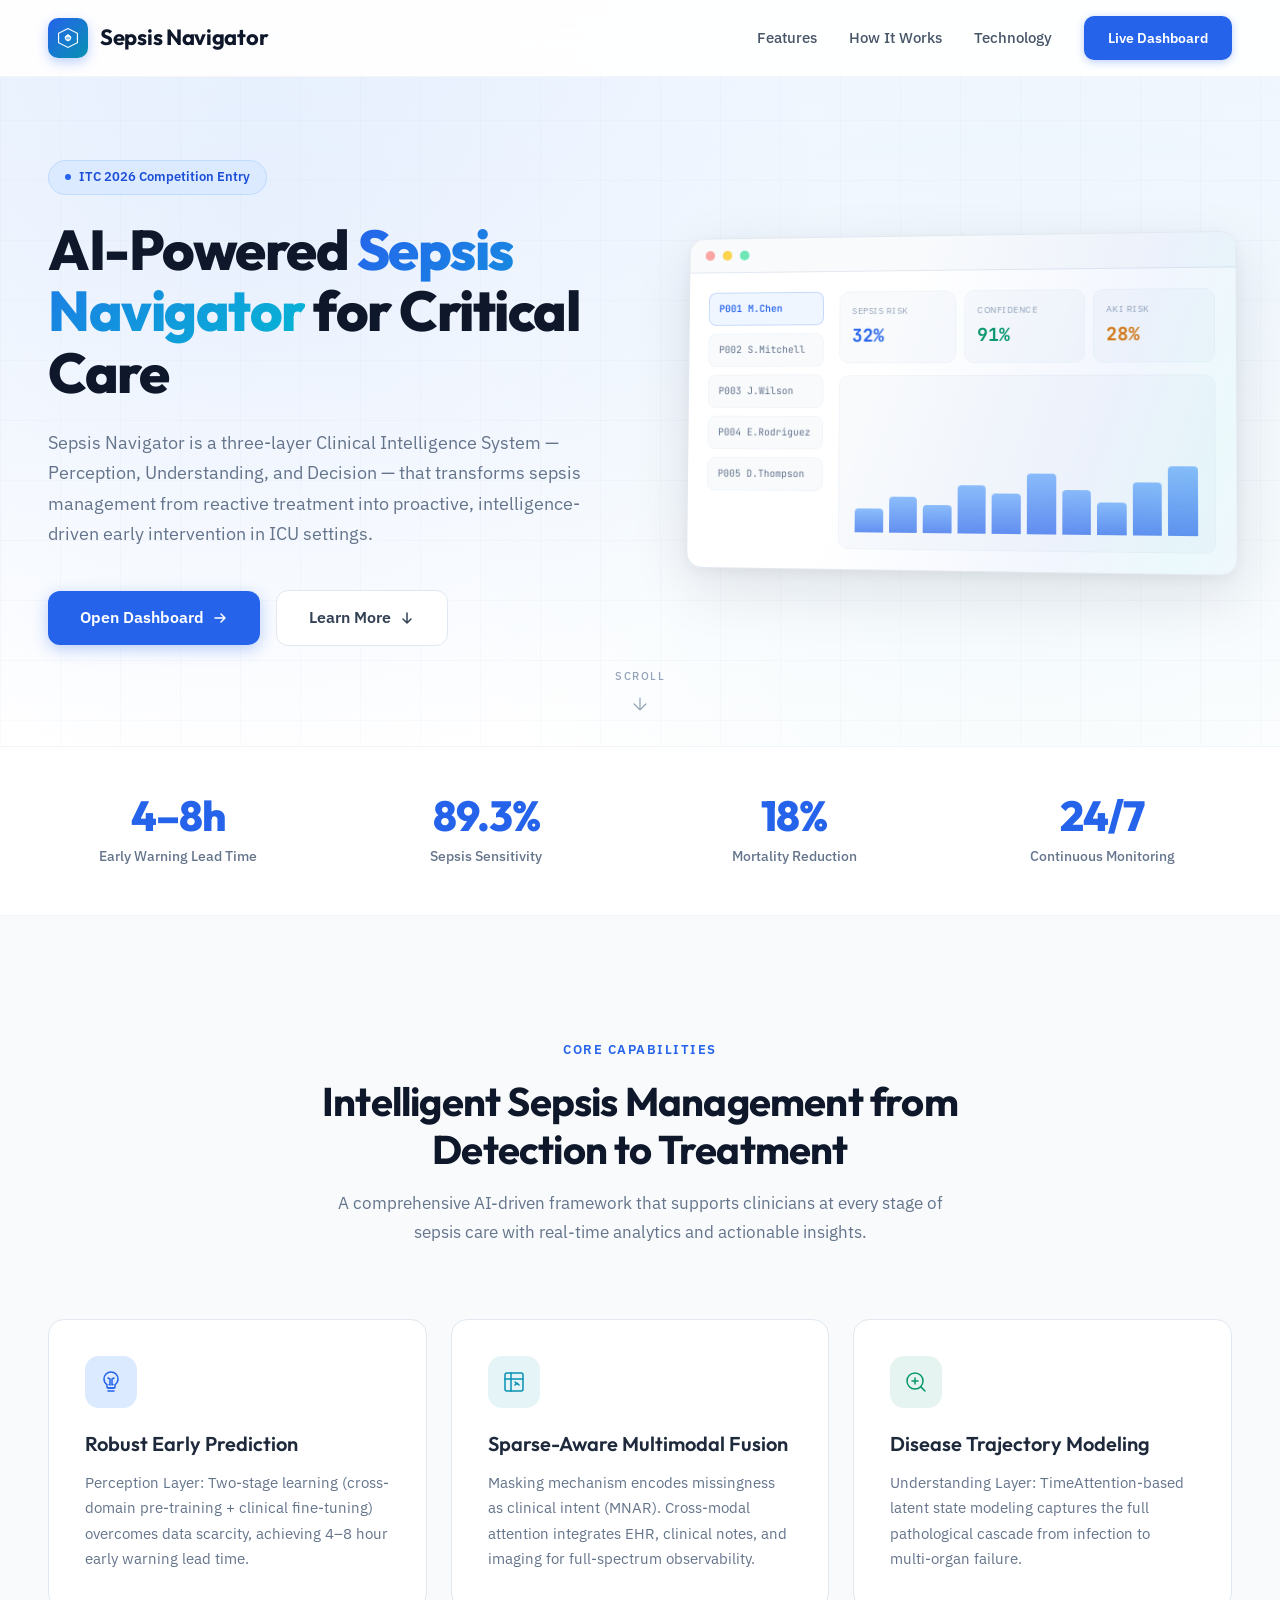
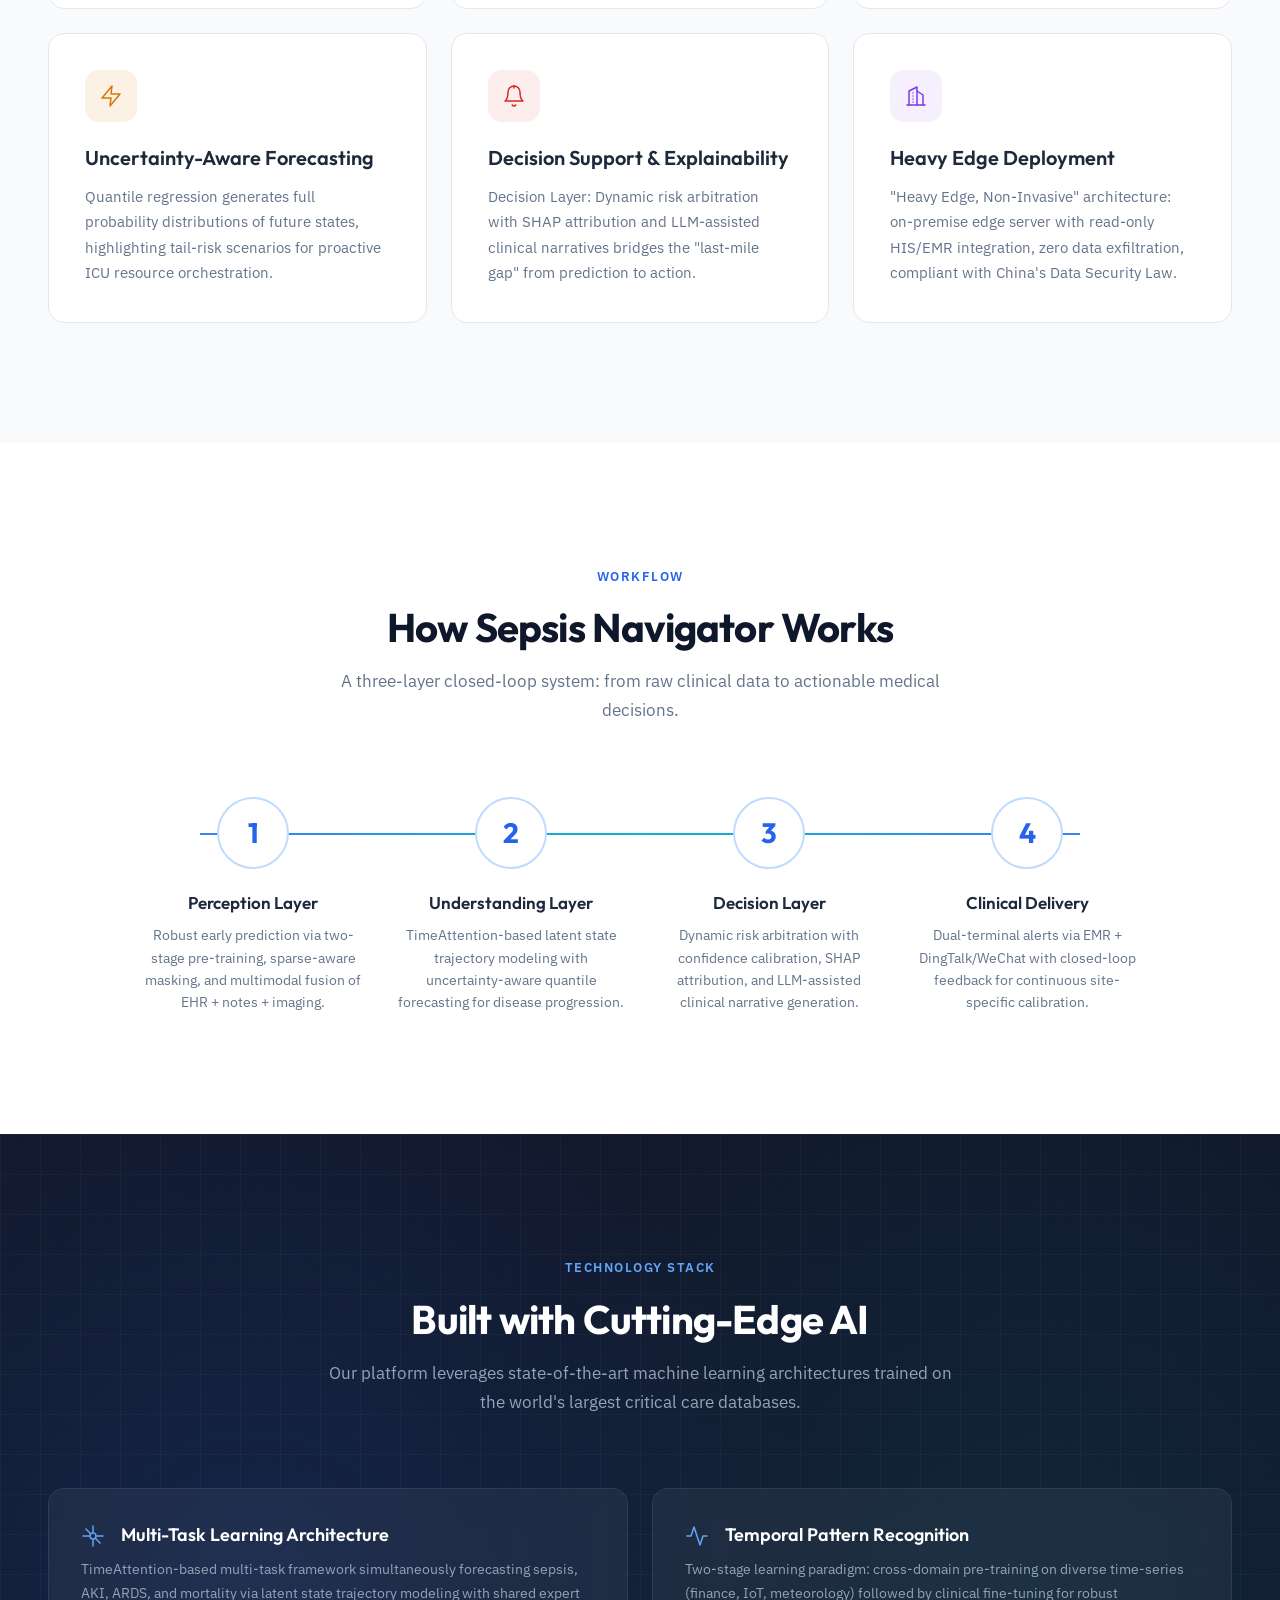
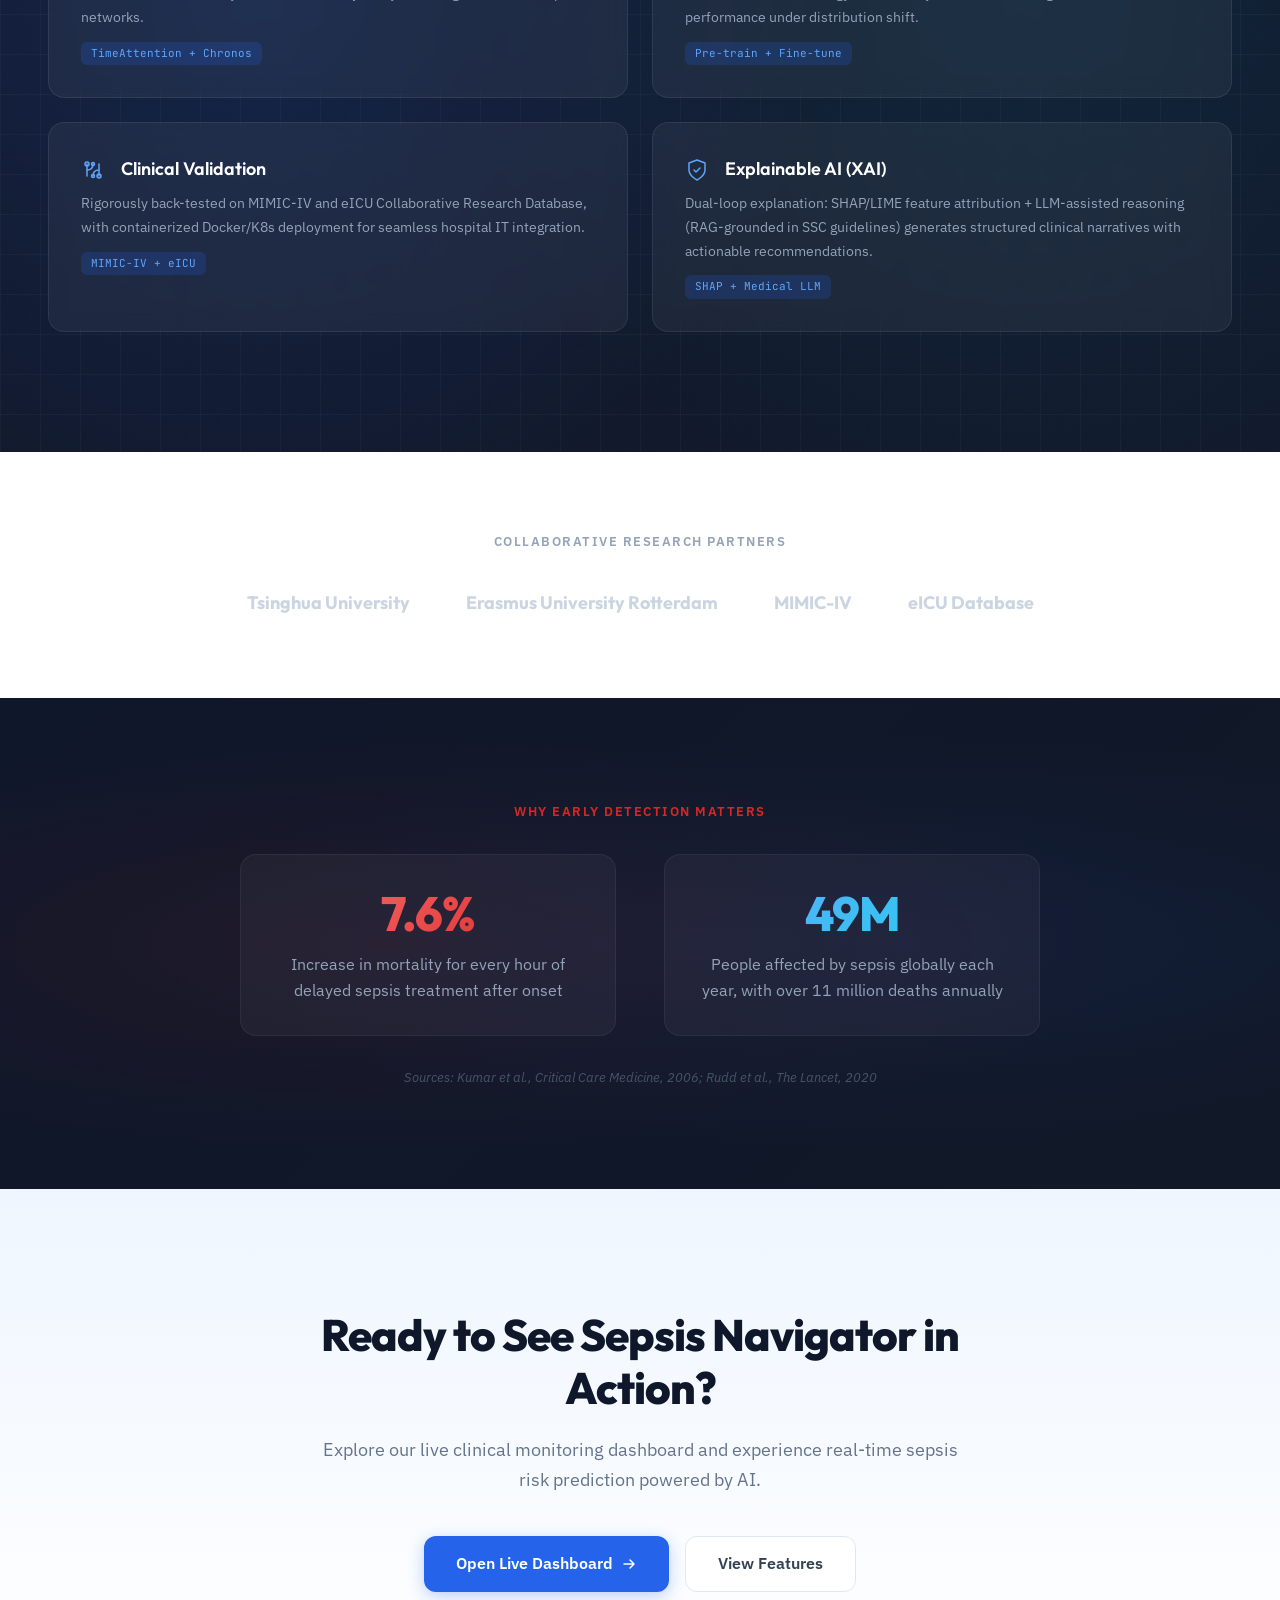
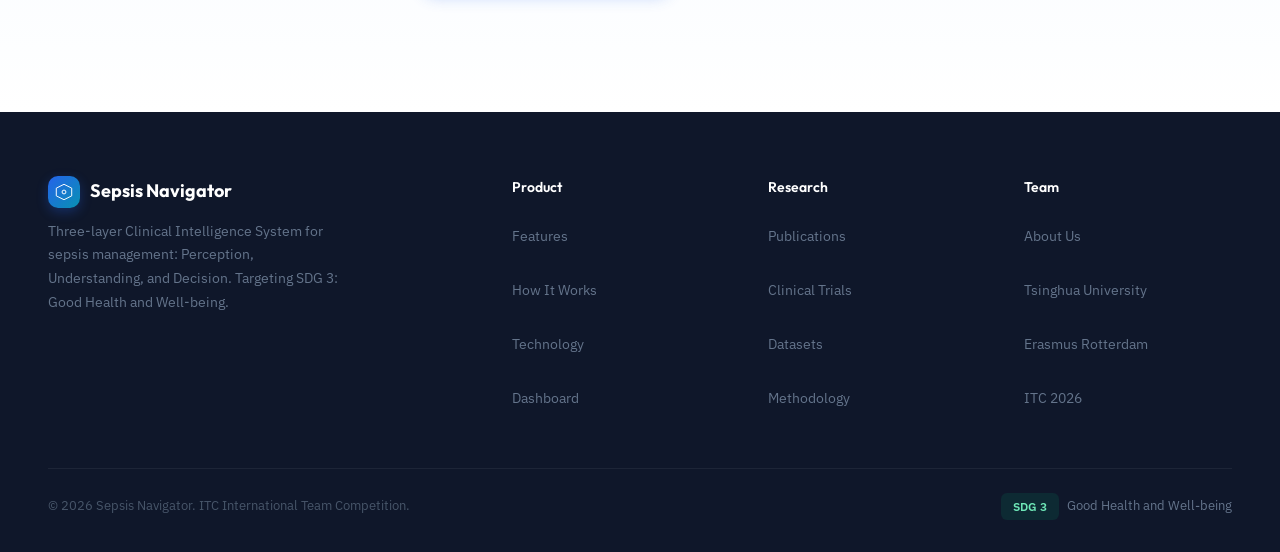
<file: templates/landing.html>
<!DOCTYPE html>
<html lang="en">
<head>
    <meta charset="UTF-8">
    <meta name="viewport" content="width=device-width, initial-scale=1.0">
    <title>Sepsis Navigator | AI-Powered Clinical Intelligence System</title>
    <link rel="icon" type="image/svg+xml" href="data:image/svg+xml,%3Csvg xmlns='http://www.w3.org/2000/svg' viewBox='0 0 28 28'%3E%3Cpath d='M14 2L2 8V20L14 26L26 20V8L14 2Z' stroke='%232563EB' stroke-width='1.5' fill='none'/%3E%3Ccircle cx='14' cy='14' r='3' stroke='%232563EB' stroke-width='1.5' fill='none'/%3E%3C/svg%3E">
    <meta property="og:title" content="Sepsis Navigator | Clinical Intelligence System">
    <meta property="og:description" content="Three-layer AI system for early sepsis detection: Perception, Understanding, Decision. 4-8h early warning.">
    <meta property="og:type" content="website">
    <meta name="description" content="Sepsis Navigator: AI-powered three-layer clinical intelligence system for early sepsis detection and management in ICU settings.">
    <link rel="preconnect" href="https://fonts.googleapis.com">
    <link rel="preconnect" href="https://fonts.gstatic.com" crossorigin>
    <link href="https://fonts.googleapis.com/css2?family=Outfit:wght@300;400;500;600;700;800&family=IBM+Plex+Sans:wght@400;500;600&family=JetBrains+Mono:wght@400;500;600&display=swap" rel="stylesheet">
    <style>
        /* ============================================
           Sepsis Navigator Landing Page - Production Build
           ============================================ */

        :root {
            --font-display: 'Outfit', sans-serif;
            --font-body: 'IBM Plex Sans', sans-serif;
            --font-mono: 'JetBrains Mono', monospace;

            --blue-50: #EFF6FF;
            --blue-100: #DBEAFE;
            --blue-200: #BFDBFE;
            --blue-300: #93C5FD;
            --blue-400: #60A5FA;
            --blue-500: #3B82F6;
            --blue-600: #2563EB;
            --blue-700: #1D4ED8;
            --blue-900: #1E3A5F;

            --cyan-400: #22D3EE;
            --cyan-500: #06B6D4;
            --cyan-600: #0891B2;

            --slate-50: #F8FAFC;
            --slate-100: #F1F5F9;
            --slate-200: #E2E8F0;
            --slate-300: #CBD5E1;
            --slate-400: #94A3B8;
            --slate-500: #64748B;
            --slate-600: #475569;
            --slate-700: #334155;
            --slate-800: #1E293B;
            --slate-900: #0F172A;

            --success: #059669;
            --warning: #D97706;
            --danger: #DC2626;
        }

        * { margin: 0; padding: 0; box-sizing: border-box; }

        html { scroll-behavior: smooth; }

        body {
            font-family: var(--font-body);
            color: var(--slate-800);
            line-height: 1.6;
            background: #FFFFFF;
            -webkit-font-smoothing: antialiased;
            overflow-x: hidden;
        }

        /* ---- Navigation ---- */
        .nav {
            position: fixed;
            top: 0;
            left: 0;
            right: 0;
            z-index: 100;
            padding: 16px 48px;
            display: flex;
            align-items: center;
            justify-content: space-between;
            background: rgba(255, 255, 255, 0.92);
            backdrop-filter: blur(20px);
            -webkit-backdrop-filter: blur(20px);
            border-bottom: 1px solid rgba(148, 163, 184, 0.1);
            transition: all 0.3s ease;
        }

        .nav.scrolled {
            padding: 12px 48px;
            box-shadow: 0 2px 20px rgba(15, 23, 42, 0.06);
        }

        .nav-brand {
            display: flex;
            align-items: center;
            gap: 12px;
            text-decoration: none;
        }

        .nav-logo {
            width: 40px;
            height: 40px;
            background: linear-gradient(135deg, var(--blue-600), var(--cyan-600));
            border-radius: 10px;
            display: flex;
            align-items: center;
            justify-content: center;
            color: white;
            box-shadow: 0 4px 12px rgba(37, 99, 235, 0.3);
        }

        .nav-title {
            font-family: var(--font-display);
            font-size: 22px;
            font-weight: 700;
            color: var(--slate-900);
            letter-spacing: -0.3px;
        }

        /* Hamburger menu (CSS-only) */
        .nav-toggle {
            display: none;
            position: absolute;
            opacity: 0;
            width: 0;
            height: 0;
        }

        .nav-toggle-label {
            display: none;
            cursor: pointer;
            width: 44px;
            height: 44px;
            align-items: center;
            justify-content: center;
            border-radius: 8px;
            position: relative;
            z-index: 110;
            -webkit-tap-highlight-color: transparent;
        }

        .hamburger-icon,
        .hamburger-icon::before,
        .hamburger-icon::after {
            display: block;
            width: 22px;
            height: 2px;
            background: var(--slate-700);
            border-radius: 2px;
            transition: all 0.3s ease;
        }

        .hamburger-icon {
            position: relative;
        }

        .hamburger-icon::before,
        .hamburger-icon::after {
            content: '';
            position: absolute;
            left: 0;
        }

        .hamburger-icon::before { top: -7px; }
        .hamburger-icon::after { top: 7px; }

        .nav-toggle:checked ~ .nav-toggle-label .hamburger-icon {
            background: transparent;
        }

        .nav-toggle:checked ~ .nav-toggle-label .hamburger-icon::before {
            top: 0;
            transform: rotate(45deg);
        }

        .nav-toggle:checked ~ .nav-toggle-label .hamburger-icon::after {
            top: 0;
            transform: rotate(-45deg);
        }

        .nav-links {
            display: flex;
            align-items: center;
            gap: 32px;
        }

        .nav-link {
            font-size: 15px;
            font-weight: 500;
            color: var(--slate-600);
            text-decoration: none;
            transition: color 0.2s;
            position: relative;
            padding: 4px 0;
        }

        .nav-link:hover { color: var(--blue-600); }

        .nav-link::after {
            content: '';
            position: absolute;
            bottom: -4px;
            left: 0;
            width: 0;
            height: 2px;
            background: var(--blue-600);
            transition: width 0.2s;
        }

        .nav-link:hover::after { width: 100%; }

        .nav-cta {
            padding: 10px 24px;
            background: var(--blue-600);
            color: white;
            font-size: 14px;
            font-weight: 600;
            border: none;
            border-radius: 10px;
            cursor: pointer;
            text-decoration: none;
            transition: all 0.2s;
            box-shadow: 0 2px 8px rgba(37, 99, 235, 0.3);
            min-height: 44px;
            display: inline-flex;
            align-items: center;
            justify-content: center;
        }

        .nav-cta:hover {
            background: var(--blue-700);
            transform: translateY(-1px);
            box-shadow: 0 4px 16px rgba(37, 99, 235, 0.35);
        }

        /* ---- Hero Section ---- */
        .hero {
            padding: 160px 48px 100px;
            position: relative;
            overflow: hidden;
            background: linear-gradient(180deg, var(--blue-50) 0%, #FFFFFF 100%);
        }

        .hero-bg-pattern {
            position: absolute;
            inset: 0;
            background-image:
                radial-gradient(circle at 20% 30%, rgba(37, 99, 235, 0.06) 0%, transparent 50%),
                radial-gradient(circle at 80% 70%, rgba(8, 145, 178, 0.04) 0%, transparent 50%);
            pointer-events: none;
        }

        .hero-grid {
            position: absolute;
            inset: 0;
            background-image:
                linear-gradient(rgba(148, 163, 184, 0.05) 1px, transparent 1px),
                linear-gradient(90deg, rgba(148, 163, 184, 0.05) 1px, transparent 1px);
            background-size: 60px 60px;
            pointer-events: none;
        }

        /* Floating particles */
        .hero-particles {
            position: absolute;
            inset: 0;
            pointer-events: none;
            overflow: hidden;
        }

        .particle {
            position: absolute;
            border-radius: 50%;
            opacity: 0;
            animation: particleFloat linear infinite;
        }

        .particle:nth-child(1) {
            width: 8px; height: 8px;
            background: rgba(37, 99, 235, 0.15);
            left: 10%; top: 20%;
            animation-duration: 8s;
            animation-delay: 0s;
        }
        .particle:nth-child(2) {
            width: 12px; height: 12px;
            background: rgba(6, 182, 212, 0.12);
            left: 25%; top: 60%;
            animation-duration: 10s;
            animation-delay: 1s;
        }
        .particle:nth-child(3) {
            width: 6px; height: 6px;
            background: rgba(37, 99, 235, 0.18);
            left: 50%; top: 30%;
            animation-duration: 7s;
            animation-delay: 2s;
        }
        .particle:nth-child(4) {
            width: 10px; height: 10px;
            background: rgba(6, 182, 212, 0.1);
            left: 70%; top: 70%;
            animation-duration: 9s;
            animation-delay: 0.5s;
        }
        .particle:nth-child(5) {
            width: 7px; height: 7px;
            background: rgba(37, 99, 235, 0.12);
            left: 85%; top: 15%;
            animation-duration: 11s;
            animation-delay: 3s;
        }
        .particle:nth-child(6) {
            width: 14px; height: 14px;
            background: rgba(6, 182, 212, 0.08);
            left: 40%; top: 80%;
            animation-duration: 12s;
            animation-delay: 1.5s;
        }
        .particle:nth-child(7) {
            width: 5px; height: 5px;
            background: rgba(37, 99, 235, 0.2);
            left: 65%; top: 45%;
            animation-duration: 8.5s;
            animation-delay: 4s;
        }
        .particle:nth-child(8) {
            width: 9px; height: 9px;
            background: rgba(6, 182, 212, 0.14);
            left: 15%; top: 85%;
            animation-duration: 10.5s;
            animation-delay: 2.5s;
        }

        @keyframes particleFloat {
            0% {
                opacity: 0;
                transform: translateY(0) translateX(0) scale(0.5);
            }
            10% {
                opacity: 1;
            }
            90% {
                opacity: 1;
            }
            100% {
                opacity: 0;
                transform: translateY(-120px) translateX(40px) scale(1.2);
            }
        }

        .hero-content {
            max-width: 1200px;
            margin: 0 auto;
            position: relative;
            z-index: 1;
            display: grid;
            grid-template-columns: 1fr 1fr;
            gap: 80px;
            align-items: center;
        }

        .hero-text { max-width: 560px; }

        .hero-badge {
            display: inline-flex;
            align-items: center;
            gap: 8px;
            padding: 6px 16px;
            background: var(--blue-100);
            border: 1px solid var(--blue-200);
            border-radius: 100px;
            font-size: 13px;
            font-weight: 600;
            color: var(--blue-700);
            margin-bottom: 24px;
        }

        .hero-badge-dot {
            width: 6px;
            height: 6px;
            background: var(--blue-600);
            border-radius: 50%;
            animation: badgePulse 2s ease-in-out infinite;
        }

        @keyframes badgePulse {
            0%, 100% { opacity: 1; }
            50% { opacity: 0.4; }
        }

        .hero h1 {
            font-family: var(--font-display);
            font-size: 56px;
            font-weight: 800;
            line-height: 1.1;
            color: var(--slate-900);
            letter-spacing: -1.5px;
            margin-bottom: 24px;
        }

        .hero h1 .highlight {
            background: linear-gradient(135deg, var(--blue-600), var(--cyan-500));
            -webkit-background-clip: text;
            -webkit-text-fill-color: transparent;
            background-clip: text;
        }

        .hero-desc {
            font-size: 18px;
            line-height: 1.7;
            color: var(--slate-500);
            margin-bottom: 40px;
        }

        .hero-actions {
            display: flex;
            gap: 16px;
            align-items: center;
        }

        .btn-primary {
            display: inline-flex;
            align-items: center;
            gap: 8px;
            padding: 14px 32px;
            background: var(--blue-600);
            color: white;
            font-size: 16px;
            font-weight: 600;
            border: none;
            border-radius: 12px;
            cursor: pointer;
            text-decoration: none;
            transition: all 0.2s;
            box-shadow: 0 4px 16px rgba(37, 99, 235, 0.3);
            min-height: 48px;
        }

        .btn-primary:hover {
            background: var(--blue-700);
            transform: translateY(-2px);
            box-shadow: 0 8px 24px rgba(37, 99, 235, 0.35);
        }

        .btn-secondary {
            display: inline-flex;
            align-items: center;
            gap: 8px;
            padding: 14px 32px;
            background: white;
            color: var(--slate-700);
            font-size: 16px;
            font-weight: 600;
            border: 1px solid var(--slate-200);
            border-radius: 12px;
            cursor: pointer;
            text-decoration: none;
            transition: all 0.2s;
            min-height: 48px;
        }

        .btn-secondary:hover {
            border-color: var(--blue-300);
            color: var(--blue-600);
            background: var(--blue-50);
            transform: translateY(-2px);
            box-shadow: 0 4px 12px rgba(37, 99, 235, 0.08);
        }

        /* Hero Mockup */
        .hero-visual {
            position: relative;
        }

        .hero-mockup {
            background: white;
            border-radius: 16px;
            border: 1px solid var(--slate-200);
            box-shadow: 0 20px 60px rgba(15, 23, 42, 0.1), 0 4px 16px rgba(15, 23, 42, 0.05);
            overflow: hidden;
            transform: perspective(1200px) rotateY(-6deg) rotateX(2deg);
            transition: transform 0.5s ease;
            position: relative;
        }

        .hero-mockup::after {
            content: '';
            position: absolute;
            inset: -1px;
            border-radius: 16px;
            pointer-events: none;
            background: linear-gradient(
                110deg,
                transparent 20%,
                rgba(37, 99, 235, 0.06) 40%,
                rgba(6, 182, 212, 0.08) 50%,
                rgba(37, 99, 235, 0.06) 60%,
                transparent 80%
            );
            background-size: 200% 100%;
            animation: mockupShimmer 4s ease-in-out infinite;
        }

        @keyframes mockupShimmer {
            0% { background-position: 200% 0; }
            100% { background-position: -200% 0; }
        }

        .hero-mockup:hover {
            transform: perspective(1200px) rotateY(-2deg) rotateX(1deg);
        }

        .mockup-header {
            padding: 12px 16px;
            background: var(--slate-50);
            border-bottom: 1px solid var(--slate-200);
            display: flex;
            align-items: center;
            gap: 8px;
        }

        .mockup-dot {
            width: 10px;
            height: 10px;
            border-radius: 50%;
        }

        .mockup-dot.red { background: #FCA5A5; }
        .mockup-dot.yellow { background: #FCD34D; }
        .mockup-dot.green { background: #6EE7B7; }

        .mockup-body {
            padding: 20px;
            display: grid;
            grid-template-columns: 120px 1fr;
            gap: 16px;
            min-height: 300px;
        }

        .mockup-sidebar {
            display: flex;
            flex-direction: column;
            gap: 8px;
        }

        .mockup-sidebar-item {
            padding: 8px 10px;
            border-radius: 8px;
            font-size: 10px;
            font-family: var(--font-mono);
            color: var(--slate-500);
            background: var(--slate-50);
            border: 1px solid var(--slate-100);
        }

        .mockup-sidebar-item.active {
            background: var(--blue-50);
            border-color: rgba(37, 99, 235, 0.2);
            color: var(--blue-600);
            font-weight: 600;
        }

        .mockup-main {
            display: flex;
            flex-direction: column;
            gap: 12px;
        }

        .mockup-stat-row {
            display: grid;
            grid-template-columns: repeat(3, 1fr);
            gap: 8px;
        }

        .mockup-stat {
            padding: 12px;
            background: var(--slate-50);
            border-radius: 10px;
            border: 1px solid var(--slate-100);
        }

        .mockup-stat-label {
            font-size: 9px;
            color: var(--slate-400);
            text-transform: uppercase;
            letter-spacing: 0.5px;
            margin-bottom: 4px;
        }

        .mockup-stat-value {
            font-family: var(--font-mono);
            font-size: 18px;
            font-weight: 700;
        }

        .mockup-stat-value.blue { color: var(--blue-600); }
        .mockup-stat-value.green { color: var(--success); }
        .mockup-stat-value.amber { color: var(--warning); }

        .mockup-chart {
            flex: 1;
            background: var(--slate-50);
            border-radius: 10px;
            border: 1px solid var(--slate-100);
            padding: 16px;
            display: flex;
            flex-direction: column;
            justify-content: flex-end;
            min-height: 120px;
        }

        .mockup-chart-bars {
            display: flex;
            align-items: flex-end;
            gap: 6px;
            height: 80px;
        }

        .mockup-chart-bar {
            flex: 1;
            background: linear-gradient(180deg, var(--blue-400), var(--blue-600));
            border-radius: 4px 4px 0 0;
            opacity: 0.7;
            animation: barGrow 1.5s ease-out forwards;
            transform-origin: bottom;
        }

        @keyframes barGrow {
            from { transform: scaleY(0); }
            to { transform: scaleY(1); }
        }

        /* Scroll indicator */
        .scroll-indicator {
            position: absolute;
            bottom: 32px;
            left: 50%;
            transform: translateX(-50%);
            z-index: 2;
            display: flex;
            flex-direction: column;
            align-items: center;
            gap: 8px;
            animation: scrollBounce 2s ease-in-out infinite;
            color: var(--slate-400);
            text-decoration: none;
        }

        .scroll-indicator span {
            font-size: 11px;
            font-weight: 500;
            text-transform: uppercase;
            letter-spacing: 1.5px;
        }

        @keyframes scrollBounce {
            0%, 100% { transform: translateX(-50%) translateY(0); }
            50% { transform: translateX(-50%) translateY(8px); }
        }

        /* ---- Stats Bar ---- */
        .stats-bar {
            padding: 48px;
            background: white;
            border-top: 1px solid var(--slate-100);
            border-bottom: 1px solid var(--slate-100);
        }

        .stats-bar-inner {
            max-width: 1200px;
            margin: 0 auto;
            display: grid;
            grid-template-columns: repeat(4, 1fr);
            gap: 48px;
        }

        .stat-item {
            text-align: center;
        }

        .stat-number {
            font-family: var(--font-display);
            font-size: 42px;
            font-weight: 800;
            color: var(--blue-600);
            letter-spacing: -1px;
            line-height: 1;
            margin-bottom: 8px;
        }

        .stat-label {
            font-size: 14px;
            color: var(--slate-500);
            font-weight: 500;
        }

        /* ---- Features Section ---- */
        .features {
            padding: 120px 48px;
            background: var(--slate-50);
        }

        .section-header {
            text-align: center;
            max-width: 640px;
            margin: 0 auto 72px;
        }

        .section-overline {
            display: inline-block;
            font-size: 13px;
            font-weight: 600;
            color: var(--blue-600);
            text-transform: uppercase;
            letter-spacing: 1.5px;
            margin-bottom: 16px;
        }

        .section-title {
            font-family: var(--font-display);
            font-size: 40px;
            font-weight: 700;
            color: var(--slate-900);
            letter-spacing: -0.8px;
            margin-bottom: 16px;
            line-height: 1.2;
        }

        .section-desc {
            font-size: 17px;
            color: var(--slate-500);
            line-height: 1.7;
        }

        .features-grid {
            max-width: 1200px;
            margin: 0 auto;
            display: grid;
            grid-template-columns: repeat(3, 1fr);
            gap: 24px;
        }

        .feature-card {
            padding: 36px;
            background: white;
            border: 1px solid var(--slate-200);
            border-radius: 16px;
            transition: all 0.3s ease;
            position: relative;
            overflow: hidden;
        }

        .feature-card::before {
            content: '';
            position: absolute;
            top: 0;
            left: 0;
            right: 0;
            height: 3px;
            background: linear-gradient(90deg, var(--blue-600), var(--cyan-500));
            opacity: 0;
            transition: opacity 0.3s;
        }

        /* Gradient border on hover via ::after */
        .feature-card::after {
            content: '';
            position: absolute;
            inset: -1px;
            border-radius: 16px;
            padding: 1px;
            background: linear-gradient(135deg, var(--blue-400), var(--cyan-400), var(--blue-500));
            -webkit-mask: linear-gradient(#fff 0 0) content-box, linear-gradient(#fff 0 0);
            -webkit-mask-composite: xor;
            mask-composite: exclude;
            opacity: 0;
            transition: opacity 0.3s ease;
            pointer-events: none;
        }

        .feature-card:hover {
            box-shadow: 0 12px 40px rgba(15, 23, 42, 0.08);
            transform: translateY(-4px);
        }

        .feature-card:hover::before { opacity: 1; }
        .feature-card:hover::after { opacity: 1; }

        .feature-icon {
            width: 52px;
            height: 52px;
            border-radius: 14px;
            display: flex;
            align-items: center;
            justify-content: center;
            margin-bottom: 20px;
            color: currentColor;
        }

        .feature-icon.blue { background: var(--blue-100); color: var(--blue-600); }
        .feature-icon.cyan { background: rgba(8, 145, 178, 0.1); color: var(--cyan-600); }
        .feature-icon.green { background: rgba(5, 150, 105, 0.1); color: var(--success); }
        .feature-icon.amber { background: rgba(217, 119, 6, 0.1); color: var(--warning); }
        .feature-icon.red { background: rgba(220, 38, 38, 0.08); color: var(--danger); }
        .feature-icon.purple { background: rgba(124, 58, 237, 0.08); color: #7C3AED; }

        .feature-title {
            font-family: var(--font-display);
            font-size: 20px;
            font-weight: 600;
            color: var(--slate-800);
            margin-bottom: 10px;
        }

        .feature-desc {
            font-size: 15px;
            color: var(--slate-500);
            line-height: 1.7;
        }

        /* ---- How It Works ---- */
        .how-it-works {
            padding: 120px 48px;
            background: white;
        }

        .steps {
            max-width: 1000px;
            margin: 0 auto;
            display: grid;
            grid-template-columns: repeat(4, 1fr);
            gap: 32px;
            position: relative;
        }

        .steps-line {
            position: absolute;
            top: 36px;
            left: 60px;
            right: 60px;
            height: 2px;
            background: var(--slate-200);
            z-index: 0;
            overflow: hidden;
        }

        .steps-line-fill {
            height: 100%;
            width: 0;
            background: linear-gradient(90deg, var(--blue-500), var(--cyan-500), var(--blue-500));
            transition: width 1.5s cubic-bezier(0.4, 0, 0.2, 1);
        }

        .steps-line-fill.animated {
            width: 100%;
        }

        .step {
            text-align: center;
            position: relative;
            z-index: 1;
        }

        .step-number {
            width: 72px;
            height: 72px;
            border-radius: 50%;
            background: white;
            border: 2px solid var(--blue-200);
            display: flex;
            align-items: center;
            justify-content: center;
            font-family: var(--font-display);
            font-size: 28px;
            font-weight: 700;
            color: var(--blue-600);
            margin: 0 auto 20px;
            transition: all 0.3s;
        }

        .step:hover .step-number {
            background: var(--blue-600);
            color: white;
            border-color: var(--blue-600);
            transform: scale(1.1);
            box-shadow: 0 8px 24px rgba(37, 99, 235, 0.3);
        }

        .step-title {
            font-family: var(--font-display);
            font-size: 17px;
            font-weight: 600;
            color: var(--slate-800);
            margin-bottom: 8px;
        }

        .step-desc {
            font-size: 14px;
            color: var(--slate-500);
            line-height: 1.6;
        }

        /* ---- Tech Section ---- */
        .tech {
            padding: 120px 48px;
            background: var(--slate-900);
            color: white;
            position: relative;
            overflow: hidden;
        }

        .tech::before {
            content: '';
            position: absolute;
            inset: 0;
            background:
                radial-gradient(circle at 20% 50%, rgba(37, 99, 235, 0.15), transparent 50%),
                radial-gradient(circle at 80% 50%, rgba(8, 145, 178, 0.1), transparent 50%);
            pointer-events: none;
        }

        /* Grid background pattern */
        .tech-grid-bg {
            position: absolute;
            inset: 0;
            background-image:
                linear-gradient(rgba(255, 255, 255, 0.03) 1px, transparent 1px),
                linear-gradient(90deg, rgba(255, 255, 255, 0.03) 1px, transparent 1px);
            background-size: 40px 40px;
            pointer-events: none;
        }

        /* Noise texture overlay */
        .tech-noise {
            position: absolute;
            inset: 0;
            opacity: 0.03;
            pointer-events: none;
            background-image: url("data:image/svg+xml,%3Csvg viewBox='0 0 256 256' xmlns='http://www.w3.org/2000/svg'%3E%3Cfilter id='noise'%3E%3CfeTurbulence type='fractalNoise' baseFrequency='0.9' numOctaves='4' stitchTiles='stitch'/%3E%3C/filter%3E%3Crect width='100%25' height='100%25' filter='url(%23noise)' opacity='1'/%3E%3C/svg%3E");
            background-size: 256px 256px;
        }

        .tech .section-header { position: relative; z-index: 1; }
        .tech .section-overline { color: var(--blue-400); }
        .tech .section-title { color: white; }
        .tech .section-desc { color: var(--slate-400); }

        .tech-grid {
            max-width: 1200px;
            margin: 0 auto;
            display: grid;
            grid-template-columns: repeat(2, 1fr);
            gap: 24px;
            position: relative;
            z-index: 1;
        }

        .tech-card {
            padding: 32px;
            background: rgba(255, 255, 255, 0.05);
            border: 1px solid rgba(255, 255, 255, 0.08);
            border-radius: 16px;
            backdrop-filter: blur(10px);
            transition: all 0.3s;
        }

        .tech-card:hover {
            background: rgba(255, 255, 255, 0.08);
            border-color: rgba(37, 99, 235, 0.3);
            transform: translateY(-3px);
        }

        .tech-card-icon {
            display: inline-flex;
            color: var(--blue-400);
            margin-right: 6px;
            vertical-align: middle;
        }

        .tech-card-title {
            font-family: var(--font-display);
            font-size: 18px;
            font-weight: 600;
            color: white;
            margin-bottom: 8px;
            display: flex;
            align-items: center;
            gap: 10px;
        }

        .tech-card-desc {
            font-size: 14px;
            color: var(--slate-400);
            line-height: 1.7;
        }

        .tech-tag {
            display: inline-block;
            padding: 3px 10px;
            background: rgba(37, 99, 235, 0.2);
            border-radius: 6px;
            font-family: var(--font-mono);
            font-size: 11px;
            color: var(--blue-400);
            margin-top: 12px;
        }

        /* ---- Partners / Trust Bar ---- */
        .trust {
            padding: 80px 48px;
            background: white;
            text-align: center;
        }

        .trust-label {
            font-size: 13px;
            font-weight: 600;
            color: var(--slate-400);
            text-transform: uppercase;
            letter-spacing: 1.5px;
            margin-bottom: 36px;
        }

        .trust-logos {
            max-width: 900px;
            margin: 0 auto;
            display: flex;
            justify-content: center;
            align-items: center;
            gap: 56px;
            flex-wrap: wrap;
        }

        .trust-logo {
            font-family: var(--font-display);
            font-size: 18px;
            font-weight: 700;
            color: var(--slate-300);
            transition: color 0.3s;
            white-space: nowrap;
        }

        .trust-logo:hover { color: var(--slate-500); }

        /* ---- Impact Section ---- */
        .impact {
            padding: 100px 48px;
            background: linear-gradient(135deg, var(--slate-900) 0%, #111827 100%);
            position: relative;
            overflow: hidden;
            text-align: center;
        }

        .impact::before {
            content: '';
            position: absolute;
            inset: 0;
            background:
                radial-gradient(ellipse at 30% 50%, rgba(220, 38, 38, 0.08) 0%, transparent 60%),
                radial-gradient(ellipse at 70% 50%, rgba(37, 99, 235, 0.08) 0%, transparent 60%);
            pointer-events: none;
        }

        .impact-content {
            max-width: 800px;
            margin: 0 auto;
            position: relative;
            z-index: 1;
        }

        .impact-overline {
            display: inline-block;
            font-size: 13px;
            font-weight: 600;
            color: var(--danger);
            text-transform: uppercase;
            letter-spacing: 1.5px;
            margin-bottom: 32px;
        }

        .impact-stats {
            display: grid;
            grid-template-columns: 1fr 1fr;
            gap: 48px;
            margin-bottom: 32px;
        }

        .impact-stat {
            padding: 32px;
            border-radius: 16px;
            background: rgba(255, 255, 255, 0.04);
            border: 1px solid rgba(255, 255, 255, 0.06);
        }

        .impact-stat-number {
            font-family: var(--font-display);
            font-size: 48px;
            font-weight: 800;
            line-height: 1.1;
            letter-spacing: -1px;
            margin-bottom: 12px;
        }

        .impact-stat-number.danger {
            background: linear-gradient(135deg, #F87171, #DC2626);
            -webkit-background-clip: text;
            -webkit-text-fill-color: transparent;
            background-clip: text;
        }

        .impact-stat-number.blue-grad {
            background: linear-gradient(135deg, var(--blue-400), var(--cyan-400));
            -webkit-background-clip: text;
            -webkit-text-fill-color: transparent;
            background-clip: text;
        }

        .impact-stat-desc {
            font-size: 16px;
            color: var(--slate-400);
            line-height: 1.6;
        }

        .impact-citation {
            font-size: 13px;
            color: var(--slate-600);
            font-style: italic;
            margin-top: 16px;
        }

        .impact-citation a {
            color: var(--slate-500);
            text-decoration: underline;
            text-underline-offset: 2px;
        }

        /* ---- CTA Section ---- */
        .cta {
            padding: 120px 48px;
            text-align: center;
            background: linear-gradient(180deg, var(--blue-50), white);
            position: relative;
        }

        .cta-content {
            max-width: 640px;
            margin: 0 auto;
            position: relative;
            z-index: 1;
        }

        .cta h2 {
            font-family: var(--font-display);
            font-size: 44px;
            font-weight: 800;
            color: var(--slate-900);
            letter-spacing: -1px;
            margin-bottom: 20px;
            line-height: 1.2;
        }

        .cta p {
            font-size: 18px;
            color: var(--slate-500);
            margin-bottom: 40px;
            line-height: 1.7;
        }

        .cta-actions {
            display: flex;
            gap: 16px;
            justify-content: center;
        }

        /* ---- Footer ---- */
        .footer {
            padding: 64px 48px 32px;
            background: var(--slate-900);
            color: var(--slate-400);
        }

        .footer-grid {
            max-width: 1200px;
            margin: 0 auto;
            display: grid;
            grid-template-columns: 2fr 1fr 1fr 1fr;
            gap: 48px;
            padding-bottom: 48px;
            border-bottom: 1px solid rgba(255, 255, 255, 0.06);
        }

        .footer-brand-desc {
            font-size: 14px;
            color: var(--slate-500);
            line-height: 1.7;
            margin-top: 12px;
            max-width: 300px;
        }

        .footer-col-title {
            font-family: var(--font-display);
            font-size: 14px;
            font-weight: 600;
            color: white;
            margin-bottom: 16px;
        }

        .footer-links {
            list-style: none;
            display: flex;
            flex-direction: column;
            gap: 10px;
        }

        .footer-links a {
            font-size: 14px;
            color: var(--slate-500);
            text-decoration: none;
            transition: color 0.2s;
            min-height: 44px;
            display: flex;
            align-items: center;
        }

        .footer-links a:hover { color: var(--blue-400); }

        .footer-bottom {
            max-width: 1200px;
            margin: 0 auto;
            padding-top: 24px;
            display: flex;
            justify-content: space-between;
            align-items: center;
        }

        .footer-copyright {
            font-size: 13px;
            color: var(--slate-600);
        }

        .footer-sdg {
            display: flex;
            align-items: center;
            gap: 8px;
            font-size: 13px;
            color: var(--slate-500);
        }

        .sdg-badge {
            padding: 4px 12px;
            background: rgba(5, 150, 105, 0.15);
            border-radius: 6px;
            font-weight: 600;
            color: #6EE7B7;
            font-size: 12px;
        }

        /* ---- Scroll Animations ---- */
        .animate-on-scroll {
            opacity: 0;
            transform: translateY(30px);
            transition: all 0.7s cubic-bezier(0.4, 0, 0.2, 1);
        }

        .animate-on-scroll.visible {
            opacity: 1;
            transform: translateY(0);
        }

        /* Stagger delays applied via JS, but define base transition here */
        .animate-on-scroll.delay-1 { transition-delay: 0.1s; }
        .animate-on-scroll.delay-2 { transition-delay: 0.2s; }
        .animate-on-scroll.delay-3 { transition-delay: 0.3s; }
        .animate-on-scroll.delay-4 { transition-delay: 0.4s; }
        .animate-on-scroll.delay-5 { transition-delay: 0.5s; }

        /* Page transition */
        body {
            animation: pageIn 0.6s ease-out;
        }

        @keyframes pageIn {
            from { opacity: 0; }
            to { opacity: 1; }
        }

        /* ---- Responsive: Tablet ---- */
        @media (max-width: 1024px) {
            .hero-content { grid-template-columns: 1fr; gap: 48px; }
            .hero h1 { font-size: 44px; }
            .hero-text { max-width: 100%; text-align: center; margin: 0 auto; }
            .hero-actions { justify-content: center; }
            .hero-visual { display: none; }
            .features-grid { grid-template-columns: repeat(2, 1fr); }
            .tech-grid { grid-template-columns: 1fr; }
            .steps { grid-template-columns: repeat(2, 1fr); }
            .steps-line { display: none; }
            .impact-stat-number { font-size: 40px; }
        }

        /* ---- Responsive: Mobile ---- */
        @media (max-width: 768px) {
            .nav { padding: 12px 20px; }

            .nav-toggle-label {
                display: flex;
            }

            .nav-links {
                position: fixed;
                top: 0;
                right: 0;
                width: 280px;
                height: 100vh;
                background: white;
                flex-direction: column;
                justify-content: center;
                align-items: center;
                gap: 24px;
                box-shadow: -8px 0 32px rgba(0, 0, 0, 0.1);
                transform: translateX(100%);
                transition: transform 0.3s ease;
                z-index: 105;
            }

            .nav-toggle:checked ~ .nav-links {
                transform: translateX(0);
            }

            .nav-link {
                display: block;
                font-size: 18px;
                padding: 8px 0;
            }

            .hero { padding: 120px 20px 80px; }
            .hero h1 { font-size: 36px; letter-spacing: -1px; }
            .hero-desc { font-size: 16px; }
            .hero-actions { flex-direction: column; width: 100%; }
            .hero-actions .btn-primary,
            .hero-actions .btn-secondary { width: 100%; justify-content: center; }
            .scroll-indicator { display: none; }

            .features { padding: 80px 20px; }
            .features-grid { grid-template-columns: 1fr; }
            .section-title { font-size: 32px; }
            .section-desc { font-size: 15px; }

            .stats-bar { padding: 32px 20px; }
            .stats-bar-inner { grid-template-columns: repeat(2, 1fr); gap: 24px; }
            .stat-number { font-size: 34px; }

            .how-it-works { padding: 80px 20px; }
            .steps {
                grid-template-columns: 1fr;
                gap: 40px;
                max-width: 400px;
                position: relative;
            }
            .steps-line {
                display: block;
                top: 0;
                bottom: 0;
                left: 36px;
                right: auto;
                width: 2px;
                height: 100%;
            }
            .steps-line-fill {
                width: 100%;
                height: 0;
                transition: height 1.5s cubic-bezier(0.4, 0, 0.2, 1);
            }
            .steps-line-fill.animated { height: 100%; }
            .step { text-align: left; display: grid; grid-template-columns: 72px 1fr; gap: 16px; align-items: start; }
            .step-number { margin: 0; }
            .step-text { padding-top: 12px; }

            .tech { padding: 80px 20px; }
            .tech-grid { grid-template-columns: 1fr; }

            .trust { padding: 60px 20px; }
            .trust-logos { gap: 24px; }

            .impact { padding: 80px 20px; }
            .impact-stats { grid-template-columns: 1fr; gap: 24px; }
            .impact-stat-number { font-size: 36px; }

            .cta { padding: 80px 20px; }
            .cta h2 { font-size: 32px; }
            .cta-actions { flex-direction: column; align-items: center; }
            .cta-actions .btn-primary,
            .cta-actions .btn-secondary { width: 100%; justify-content: center; }

            .footer { padding: 48px 20px 24px; }
            .footer-grid { grid-template-columns: 1fr; gap: 32px; }
            .footer-bottom { flex-direction: column; gap: 16px; text-align: center; }
        }

        /* ---- Responsive: Small Mobile ---- */
        @media (max-width: 480px) {
            .hero { padding: 110px 16px 60px; }
            .hero h1 { font-size: 30px; letter-spacing: -0.8px; }
            .hero-desc { font-size: 15px; margin-bottom: 28px; }
            .hero-badge { font-size: 12px; }

            .nav { padding: 10px 16px; }

            .stats-bar { padding: 24px 16px; }
            .stats-bar-inner { grid-template-columns: 1fr; gap: 20px; }
            .stat-number { font-size: 30px; }
            .stat-label { font-size: 13px; }

            .features { padding: 60px 16px; }
            .feature-card { padding: 24px; }
            .section-title { font-size: 28px; }
            .section-header { margin-bottom: 48px; }

            .how-it-works { padding: 60px 16px; }
            .step-number { width: 56px; height: 56px; font-size: 22px; }
            .steps-line { left: 28px; }

            .tech { padding: 60px 16px; }
            .tech-card { padding: 24px; }

            .impact { padding: 60px 16px; }
            .impact-stat { padding: 24px; }
            .impact-stat-number { font-size: 30px; }
            .impact-stat-desc { font-size: 14px; }

            .cta { padding: 60px 16px; }
            .cta h2 { font-size: 28px; }
            .cta p { font-size: 15px; }

            .footer { padding: 40px 16px 20px; }
            .trust { padding: 48px 16px; }
            .trust-logos { flex-direction: column; gap: 16px; }
        }
    </style>
</head>
<body>

    <!-- Navigation -->
    <nav class="nav" id="nav">
        <a href="/" class="nav-brand">
            <div class="nav-logo">
                <svg width="22" height="22" viewBox="0 0 28 28" fill="none">
                    <path d="M14 2L2 8V20L14 26L26 20V8L14 2Z" stroke="currentColor" stroke-width="1.5" fill="none"/>
                    <path d="M14 10V18" stroke="currentColor" stroke-width="1.5"/>
                    <path d="M10 14L14 10L18 14" stroke="currentColor" stroke-width="1.5"/>
                    <circle cx="14" cy="14" r="3" stroke="currentColor" stroke-width="1.5"/>
                </svg>
            </div>
            <span class="nav-title">Sepsis Navigator</span>
        </a>
        <input type="checkbox" id="nav-toggle" class="nav-toggle" aria-label="Toggle navigation">
        <label for="nav-toggle" class="nav-toggle-label" aria-label="Menu">
            <span class="hamburger-icon"></span>
        </label>
        <div class="nav-links">
            <a href="#features" class="nav-link">Features</a>
            <a href="#how-it-works" class="nav-link">How It Works</a>
            <a href="#technology" class="nav-link">Technology</a>
            <a href="/dashboard" class="nav-cta">Live Dashboard</a>
        </div>
    </nav>

    <!-- Hero -->
    <section class="hero">
        <div class="hero-bg-pattern"></div>
        <div class="hero-grid"></div>
        <div class="hero-particles">
            <div class="particle"></div>
            <div class="particle"></div>
            <div class="particle"></div>
            <div class="particle"></div>
            <div class="particle"></div>
            <div class="particle"></div>
            <div class="particle"></div>
            <div class="particle"></div>
        </div>
        <div class="hero-content">
            <div class="hero-text">
                <div class="hero-badge">
                    <span class="hero-badge-dot"></span>
                    ITC 2026 Competition Entry
                </div>
                <h1>AI-Powered <span class="highlight">Sepsis Navigator</span> for Critical Care</h1>
                <p class="hero-desc">Sepsis Navigator is a three-layer Clinical Intelligence System — Perception, Understanding, and Decision — that transforms sepsis management from reactive treatment into proactive, intelligence-driven early intervention in ICU settings.</p>
                <div class="hero-actions">
                    <a href="/dashboard" class="btn-primary">
                        Open Dashboard
                        <svg width="16" height="16" viewBox="0 0 16 16" fill="none"><path d="M3 8H13M13 8L9 4M13 8L9 12" stroke="currentColor" stroke-width="1.5" stroke-linecap="round" stroke-linejoin="round"/></svg>
                    </a>
                    <a href="#features" class="btn-secondary">
                        Learn More
                        <svg width="16" height="16" viewBox="0 0 16 16" fill="none"><path d="M8 3V13M8 13L4 9M8 13L12 9" stroke="currentColor" stroke-width="1.5" stroke-linecap="round" stroke-linejoin="round"/></svg>
                    </a>
                </div>
            </div>
            <div class="hero-visual">
                <div class="hero-mockup">
                    <div class="mockup-header">
                        <div class="mockup-dot red"></div>
                        <div class="mockup-dot yellow"></div>
                        <div class="mockup-dot green"></div>
                    </div>
                    <div class="mockup-body">
                        <div class="mockup-sidebar">
                            <div class="mockup-sidebar-item active">P001 M.Chen</div>
                            <div class="mockup-sidebar-item">P002 S.Mitchell</div>
                            <div class="mockup-sidebar-item">P003 J.Wilson</div>
                            <div class="mockup-sidebar-item">P004 E.Rodriguez</div>
                            <div class="mockup-sidebar-item">P005 D.Thompson</div>
                        </div>
                        <div class="mockup-main">
                            <div class="mockup-stat-row">
                                <div class="mockup-stat">
                                    <div class="mockup-stat-label">Sepsis Risk</div>
                                    <div class="mockup-stat-value blue">32%</div>
                                </div>
                                <div class="mockup-stat">
                                    <div class="mockup-stat-label">Confidence</div>
                                    <div class="mockup-stat-value green">91%</div>
                                </div>
                                <div class="mockup-stat">
                                    <div class="mockup-stat-label">AKI Risk</div>
                                    <div class="mockup-stat-value amber">28%</div>
                                </div>
                            </div>
                            <div class="mockup-chart">
                                <div class="mockup-chart-bars">
                                    <div class="mockup-chart-bar" style="height: 30%; animation-delay: 0.1s"></div>
                                    <div class="mockup-chart-bar" style="height: 45%; animation-delay: 0.2s"></div>
                                    <div class="mockup-chart-bar" style="height: 35%; animation-delay: 0.3s"></div>
                                    <div class="mockup-chart-bar" style="height: 60%; animation-delay: 0.4s"></div>
                                    <div class="mockup-chart-bar" style="height: 50%; animation-delay: 0.5s"></div>
                                    <div class="mockup-chart-bar" style="height: 75%; animation-delay: 0.6s"></div>
                                    <div class="mockup-chart-bar" style="height: 55%; animation-delay: 0.7s"></div>
                                    <div class="mockup-chart-bar" style="height: 40%; animation-delay: 0.8s"></div>
                                    <div class="mockup-chart-bar" style="height: 65%; animation-delay: 0.9s"></div>
                                    <div class="mockup-chart-bar" style="height: 85%; animation-delay: 1.0s"></div>
                                </div>
                            </div>
                        </div>
                    </div>
                </div>
            </div>
        </div>
        <a href="#stats" class="scroll-indicator">
            <span>Scroll</span>
            <svg width="20" height="20" viewBox="0 0 24 24" fill="none" stroke="currentColor" stroke-width="1.5" stroke-linecap="round" stroke-linejoin="round">
                <path d="M12 5v14M5 12l7 7 7-7"/>
            </svg>
        </a>
    </section>

    <!-- Stats Bar -->
    <section class="stats-bar" id="stats">
        <div class="stats-bar-inner">
            <div class="stat-item animate-on-scroll">
                <div class="stat-number" data-target="8" data-prefix="4–" data-suffix="h">4–8h</div>
                <div class="stat-label">Early Warning Lead Time</div>
            </div>
            <div class="stat-item animate-on-scroll">
                <div class="stat-number" data-target="89.3" data-suffix="%" data-decimal="1">89.3%</div>
                <div class="stat-label">Sepsis Sensitivity</div>
            </div>
            <div class="stat-item animate-on-scroll">
                <div class="stat-number" data-target="18" data-suffix="%">18%</div>
                <div class="stat-label">Mortality Reduction</div>
            </div>
            <div class="stat-item animate-on-scroll">
                <div class="stat-number">24/7</div>
                <div class="stat-label">Continuous Monitoring</div>
            </div>
        </div>
    </section>

    <!-- Features -->
    <section class="features" id="features">
        <div class="section-header animate-on-scroll">
            <span class="section-overline">Core Capabilities</span>
            <h2 class="section-title">Intelligent Sepsis Management from Detection to Treatment</h2>
            <p class="section-desc">A comprehensive AI-driven framework that supports clinicians at every stage of sepsis care with real-time analytics and actionable insights.</p>
        </div>
        <div class="features-grid">
            <div class="feature-card animate-on-scroll delay-1">
                <div class="feature-icon blue">
                    <svg width="24" height="24" viewBox="0 0 24 24" fill="none" stroke="currentColor" stroke-width="1.5" stroke-linecap="round" stroke-linejoin="round">
                        <path d="M12 2a7 7 0 0 1 7 7c0 2.38-1.19 4.47-3 5.74V17a1 1 0 0 1-1 1H9a1 1 0 0 1-1-1v-2.26C6.19 13.47 5 11.38 5 9a7 7 0 0 1 7-7z"/>
                        <path d="M9 21h6"/>
                        <path d="M9 18h6"/>
                        <path d="M10 14.5c.3.2.6.3 1 .4V9l-2-1"/>
                        <path d="M14 14.5c-.3.2-.6.3-1 .4V9l2-1"/>
                    </svg>
                </div>
                <h3 class="feature-title">Robust Early Prediction</h3>
                <p class="feature-desc">Perception Layer: Two-stage learning (cross-domain pre-training + clinical fine-tuning) overcomes data scarcity, achieving 4–8 hour early warning lead time.</p>
            </div>
            <div class="feature-card animate-on-scroll delay-2">
                <div class="feature-icon cyan">
                    <svg width="24" height="24" viewBox="0 0 24 24" fill="none" stroke="currentColor" stroke-width="1.5" stroke-linecap="round" stroke-linejoin="round">
                        <rect x="3" y="3" width="18" height="18" rx="2"/>
                        <path d="M3 9h18"/>
                        <path d="M9 3v18"/>
                        <path d="M13 15l2-2 2 2"/>
                        <path d="M13 12l2 2"/>
                    </svg>
                </div>
                <h3 class="feature-title">Sparse-Aware Multimodal Fusion</h3>
                <p class="feature-desc">Masking mechanism encodes missingness as clinical intent (MNAR). Cross-modal attention integrates EHR, clinical notes, and imaging for full-spectrum observability.</p>
            </div>
            <div class="feature-card animate-on-scroll delay-3">
                <div class="feature-icon green">
                    <svg width="24" height="24" viewBox="0 0 24 24" fill="none" stroke="currentColor" stroke-width="1.5" stroke-linecap="round" stroke-linejoin="round">
                        <circle cx="11" cy="11" r="8"/>
                        <path d="M21 21l-4.35-4.35"/>
                        <path d="M11 8v6"/>
                        <path d="M8 11h6"/>
                    </svg>
                </div>
                <h3 class="feature-title">Disease Trajectory Modeling</h3>
                <p class="feature-desc">Understanding Layer: TimeAttention-based latent state modeling captures the full pathological cascade from infection to multi-organ failure.</p>
            </div>
            <div class="feature-card animate-on-scroll delay-4">
                <div class="feature-icon amber">
                    <svg width="24" height="24" viewBox="0 0 24 24" fill="none" stroke="currentColor" stroke-width="1.5" stroke-linecap="round" stroke-linejoin="round">
                        <polygon points="13 2 3 14 12 14 11 22 21 10 12 10 13 2"/>
                    </svg>
                </div>
                <h3 class="feature-title">Uncertainty-Aware Forecasting</h3>
                <p class="feature-desc">Quantile regression generates full probability distributions of future states, highlighting tail-risk scenarios for proactive ICU resource orchestration.</p>
            </div>
            <div class="feature-card animate-on-scroll delay-5">
                <div class="feature-icon red">
                    <svg width="24" height="24" viewBox="0 0 24 24" fill="none" stroke="currentColor" stroke-width="1.5" stroke-linecap="round" stroke-linejoin="round">
                        <path d="M18 8A6 6 0 0 0 6 8c0 7-3 9-3 9h18s-3-2-3-9"/>
                        <path d="M13.73 21a2 2 0 0 1-3.46 0"/>
                        <path d="M12 2v2"/>
                    </svg>
                </div>
                <h3 class="feature-title">Decision Support & Explainability</h3>
                <p class="feature-desc">Decision Layer: Dynamic risk arbitration with SHAP attribution and LLM-assisted clinical narratives bridges the "last-mile gap" from prediction to action.</p>
            </div>
            <div class="feature-card animate-on-scroll delay-5">
                <div class="feature-icon purple">
                    <svg width="24" height="24" viewBox="0 0 24 24" fill="none" stroke="currentColor" stroke-width="1.5" stroke-linecap="round" stroke-linejoin="round">
                        <path d="M3 21h18"/>
                        <path d="M5 21V7l8-4v18"/>
                        <path d="M19 21V11l-6-4"/>
                        <path d="M9 9v.01"/>
                        <path d="M9 12v.01"/>
                        <path d="M9 15v.01"/>
                        <path d="M9 18v.01"/>
                    </svg>
                </div>
                <h3 class="feature-title">Heavy Edge Deployment</h3>
                <p class="feature-desc">"Heavy Edge, Non-Invasive" architecture: on-premise edge server with read-only HIS/EMR integration, zero data exfiltration, compliant with China's Data Security Law.</p>
            </div>
        </div>
    </section>

    <!-- How It Works -->
    <section class="how-it-works" id="how-it-works">
        <div class="section-header animate-on-scroll">
            <span class="section-overline">Workflow</span>
            <h2 class="section-title">How Sepsis Navigator Works</h2>
            <p class="section-desc">A three-layer closed-loop system: from raw clinical data to actionable medical decisions.</p>
        </div>
        <div class="steps" id="steps-container">
            <div class="steps-line"><div class="steps-line-fill" id="steps-line-fill"></div></div>
            <div class="step animate-on-scroll delay-1">
                <div class="step-number">1</div>
                <div class="step-text">
                    <h3 class="step-title">Perception Layer</h3>
                    <p class="step-desc">Robust early prediction via two-stage pre-training, sparse-aware masking, and multimodal fusion of EHR + notes + imaging.</p>
                </div>
            </div>
            <div class="step animate-on-scroll delay-2">
                <div class="step-number">2</div>
                <div class="step-text">
                    <h3 class="step-title">Understanding Layer</h3>
                    <p class="step-desc">TimeAttention-based latent state trajectory modeling with uncertainty-aware quantile forecasting for disease progression.</p>
                </div>
            </div>
            <div class="step animate-on-scroll delay-3">
                <div class="step-number">3</div>
                <div class="step-text">
                    <h3 class="step-title">Decision Layer</h3>
                    <p class="step-desc">Dynamic risk arbitration with confidence calibration, SHAP attribution, and LLM-assisted clinical narrative generation.</p>
                </div>
            </div>
            <div class="step animate-on-scroll delay-4">
                <div class="step-number">4</div>
                <div class="step-text">
                    <h3 class="step-title">Clinical Delivery</h3>
                    <p class="step-desc">Dual-terminal alerts via EMR + DingTalk/WeChat with closed-loop feedback for continuous site-specific calibration.</p>
                </div>
            </div>
        </div>
    </section>

    <!-- Technology -->
    <section class="tech" id="technology">
        <div class="tech-grid-bg"></div>
        <div class="tech-noise"></div>
        <div class="section-header animate-on-scroll">
            <span class="section-overline">Technology Stack</span>
            <h2 class="section-title">Built with Cutting-Edge AI</h2>
            <p class="section-desc">Our platform leverages state-of-the-art machine learning architectures trained on the world's largest critical care databases.</p>
        </div>
        <div class="tech-grid">
            <div class="tech-card animate-on-scroll delay-1">
                <h3 class="tech-card-title">
                    <span class="tech-card-icon">
                        <svg width="24" height="24" viewBox="0 0 24 24" fill="none" stroke="currentColor" stroke-width="1.5" stroke-linecap="round" stroke-linejoin="round">
                            <path d="M12 2v6"/>
                            <path d="M12 16v6"/>
                            <path d="M4.93 4.93l4.24 4.24"/>
                            <path d="M14.83 14.83l4.24 4.24"/>
                            <path d="M2 12h6"/>
                            <path d="M16 12h6"/>
                            <circle cx="12" cy="12" r="3"/>
                        </svg>
                    </span>
                    Multi-Task Learning Architecture
                </h3>
                <p class="tech-card-desc">TimeAttention-based multi-task framework simultaneously forecasting sepsis, AKI, ARDS, and mortality via latent state trajectory modeling with shared expert networks.</p>
                <span class="tech-tag">TimeAttention + Chronos</span>
            </div>
            <div class="tech-card animate-on-scroll delay-2">
                <h3 class="tech-card-title">
                    <span class="tech-card-icon">
                        <svg width="24" height="24" viewBox="0 0 24 24" fill="none" stroke="currentColor" stroke-width="1.5" stroke-linecap="round" stroke-linejoin="round">
                            <polyline points="22 12 18 12 15 21 9 3 6 12 2 12"/>
                        </svg>
                    </span>
                    Temporal Pattern Recognition
                </h3>
                <p class="tech-card-desc">Two-stage learning paradigm: cross-domain pre-training on diverse time-series (finance, IoT, meteorology) followed by clinical fine-tuning for robust performance under distribution shift.</p>
                <span class="tech-tag">Pre-train + Fine-tune</span>
            </div>
            <div class="tech-card animate-on-scroll delay-3">
                <h3 class="tech-card-title">
                    <span class="tech-card-icon">
                        <svg width="24" height="24" viewBox="0 0 24 24" fill="none" stroke="currentColor" stroke-width="1.5" stroke-linecap="round" stroke-linejoin="round">
                            <path d="M6 18L6 6"/>
                            <path d="M18 6v12"/>
                            <circle cx="6" cy="6" r="2"/>
                            <circle cx="18" cy="18" r="2"/>
                            <path d="M6 12c4 0 6-2 6-6"/>
                            <path d="M18 12c-4 0-6 2-6 6"/>
                            <circle cx="12" cy="6" r="1.5"/>
                            <circle cx="12" cy="18" r="1.5"/>
                        </svg>
                    </span>
                    Clinical Validation
                </h3>
                <p class="tech-card-desc">Rigorously back-tested on MIMIC-IV and eICU Collaborative Research Database, with containerized Docker/K8s deployment for seamless hospital IT integration.</p>
                <span class="tech-tag">MIMIC-IV + eICU</span>
            </div>
            <div class="tech-card animate-on-scroll delay-4">
                <h3 class="tech-card-title">
                    <span class="tech-card-icon">
                        <svg width="24" height="24" viewBox="0 0 24 24" fill="none" stroke="currentColor" stroke-width="1.5" stroke-linecap="round" stroke-linejoin="round">
                            <path d="M12 22s8-4 8-10V5l-8-3-8 3v7c0 6 8 10 8 10z"/>
                            <path d="M9 12l2 2 4-4"/>
                        </svg>
                    </span>
                    Explainable AI (XAI)
                </h3>
                <p class="tech-card-desc">Dual-loop explanation: SHAP/LIME feature attribution + LLM-assisted reasoning (RAG-grounded in SSC guidelines) generates structured clinical narratives with actionable recommendations.</p>
                <span class="tech-tag">SHAP + Medical LLM</span>
            </div>
        </div>
    </section>

    <!-- Trust Bar -->
    <section class="trust">
        <p class="trust-label">Collaborative Research Partners</p>
        <div class="trust-logos">
            <span class="trust-logo">Tsinghua University</span>
            <span class="trust-logo">Erasmus University Rotterdam</span>
            <span class="trust-logo">MIMIC-IV</span>
            <span class="trust-logo">eICU Database</span>
        </div>
    </section>

    <!-- Impact Section -->
    <section class="impact" id="impact">
        <div class="impact-content animate-on-scroll">
            <span class="impact-overline">Why Early Detection Matters</span>
            <div class="impact-stats">
                <div class="impact-stat animate-on-scroll delay-1">
                    <div class="impact-stat-number danger">7.6%</div>
                    <p class="impact-stat-desc">Increase in mortality for every hour of delayed sepsis treatment after onset</p>
                </div>
                <div class="impact-stat animate-on-scroll delay-2">
                    <div class="impact-stat-number blue-grad">49M</div>
                    <p class="impact-stat-desc">People affected by sepsis globally each year, with over 11 million deaths annually</p>
                </div>
            </div>
            <p class="impact-citation">Sources: Kumar et al., <em>Critical Care Medicine</em>, 2006; Rudd et al., <em>The Lancet</em>, 2020</p>
        </div>
    </section>

    <!-- CTA -->
    <section class="cta">
        <div class="cta-content animate-on-scroll">
            <h2>Ready to See Sepsis Navigator in Action?</h2>
            <p>Explore our live clinical monitoring dashboard and experience real-time sepsis risk prediction powered by AI.</p>
            <div class="cta-actions">
                <a href="/dashboard" class="btn-primary">
                    Open Live Dashboard
                    <svg width="16" height="16" viewBox="0 0 16 16" fill="none"><path d="M3 8H13M13 8L9 4M13 8L9 12" stroke="currentColor" stroke-width="1.5" stroke-linecap="round" stroke-linejoin="round"/></svg>
                </a>
                <a href="#features" class="btn-secondary">View Features</a>
            </div>
        </div>
    </section>

    <!-- Footer -->
    <footer class="footer">
        <div class="footer-grid">
            <div>
                <div style="display: flex; align-items: center; gap: 10px; margin-bottom: 4px;">
                    <div class="nav-logo" style="width: 32px; height: 32px;">
                        <svg width="18" height="18" viewBox="0 0 28 28" fill="none">
                            <path d="M14 2L2 8V20L14 26L26 20V8L14 2Z" stroke="currentColor" stroke-width="1.5" fill="none"/>
                            <circle cx="14" cy="14" r="3" stroke="currentColor" stroke-width="1.5"/>
                        </svg>
                    </div>
                    <span style="font-family: var(--font-display); font-size: 18px; font-weight: 700; color: white;">Sepsis Navigator</span>
                </div>
                <p class="footer-brand-desc">Three-layer Clinical Intelligence System for sepsis management: Perception, Understanding, and Decision. Targeting SDG 3: Good Health and Well-being.</p>
            </div>
            <div>
                <h4 class="footer-col-title">Product</h4>
                <ul class="footer-links">
                    <li><a href="#features">Features</a></li>
                    <li><a href="#how-it-works">How It Works</a></li>
                    <li><a href="#technology">Technology</a></li>
                    <li><a href="/dashboard">Dashboard</a></li>
                </ul>
            </div>
            <div>
                <h4 class="footer-col-title">Research</h4>
                <ul class="footer-links">
                    <li><a href="#">Publications</a></li>
                    <li><a href="#">Clinical Trials</a></li>
                    <li><a href="#">Datasets</a></li>
                    <li><a href="#">Methodology</a></li>
                </ul>
            </div>
            <div>
                <h4 class="footer-col-title">Team</h4>
                <ul class="footer-links">
                    <li><a href="#">About Us</a></li>
                    <li><a href="#">Tsinghua University</a></li>
                    <li><a href="#">Erasmus Rotterdam</a></li>
                    <li><a href="#">ITC 2026</a></li>
                </ul>
            </div>
        </div>
        <div class="footer-bottom">
            <span class="footer-copyright">&copy; 2026 Sepsis Navigator. ITC International Team Competition.</span>
            <div class="footer-sdg">
                <span class="sdg-badge">SDG 3</span>
                Good Health and Well-being
            </div>
        </div>
    </footer>

    <script>
        // ---- Scroll-based nav style ----
        const nav = document.getElementById('nav');
        window.addEventListener('scroll', () => {
            nav.classList.toggle('scrolled', window.scrollY > 20);
        });

        // ---- Close mobile menu on link click ----
        document.querySelectorAll('.nav-link, .nav-cta').forEach(link => {
            link.addEventListener('click', () => {
                const toggle = document.getElementById('nav-toggle');
                if (toggle) toggle.checked = false;
            });
        });

        // ---- Scroll animations with stagger ----
        const observer = new IntersectionObserver((entries) => {
            entries.forEach((entry) => {
                if (entry.isIntersecting) {
                    entry.target.classList.add('visible');
                    observer.unobserve(entry.target);
                }
            });
        }, { threshold: 0.1, rootMargin: '0px 0px -40px 0px' });

        document.querySelectorAll('.animate-on-scroll').forEach(el => observer.observe(el));

        // ---- Counter animation for stat numbers ----
        function animateCounter(el) {
            const target = parseFloat(el.getAttribute('data-target'));
            if (isNaN(target)) return;

            const prefix = el.getAttribute('data-prefix') || '';
            const suffix = el.getAttribute('data-suffix') || '';
            const decimalPlaces = parseInt(el.getAttribute('data-decimal')) || 0;
            const duration = 1800;
            const startTime = performance.now();

            function update(currentTime) {
                const elapsed = currentTime - startTime;
                const progress = Math.min(elapsed / duration, 1);
                const eased = 1 - Math.pow(1 - progress, 3);
                const current = eased * target;

                if (decimalPlaces > 0) {
                    el.textContent = prefix + current.toFixed(decimalPlaces) + suffix;
                } else {
                    el.textContent = prefix + Math.round(current) + suffix;
                }

                if (progress < 1) {
                    requestAnimationFrame(update);
                }
            }

            requestAnimationFrame(update);
        }

        const counterObserver = new IntersectionObserver((entries) => {
            entries.forEach(entry => {
                if (entry.isIntersecting) {
                    animateCounter(entry.target);
                    counterObserver.unobserve(entry.target);
                }
            });
        }, { threshold: 0.5 });

        document.querySelectorAll('.stat-number[data-target]').forEach(el => {
            counterObserver.observe(el);
        });

        // ---- Steps connecting line animation ----
        const stepsLineObserver = new IntersectionObserver((entries) => {
            entries.forEach(entry => {
                if (entry.isIntersecting) {
                    const fill = document.getElementById('steps-line-fill');
                    if (fill) {
                        fill.classList.add('animated');
                    }
                    stepsLineObserver.unobserve(entry.target);
                }
            });
        }, { threshold: 0.3 });

        const stepsContainer = document.getElementById('steps-container');
        if (stepsContainer) {
            stepsLineObserver.observe(stepsContainer);
        }

        // ---- Smooth scroll for anchor links ----
        document.querySelectorAll('a[href^="#"]').forEach(anchor => {
            anchor.addEventListener('click', function (e) {
                e.preventDefault();
                const target = document.querySelector(this.getAttribute('href'));
                if (target) {
                    target.scrollIntoView({ behavior: 'smooth', block: 'start' });
                }
            });
        });
    </script>
</body>
</html>
</file>
